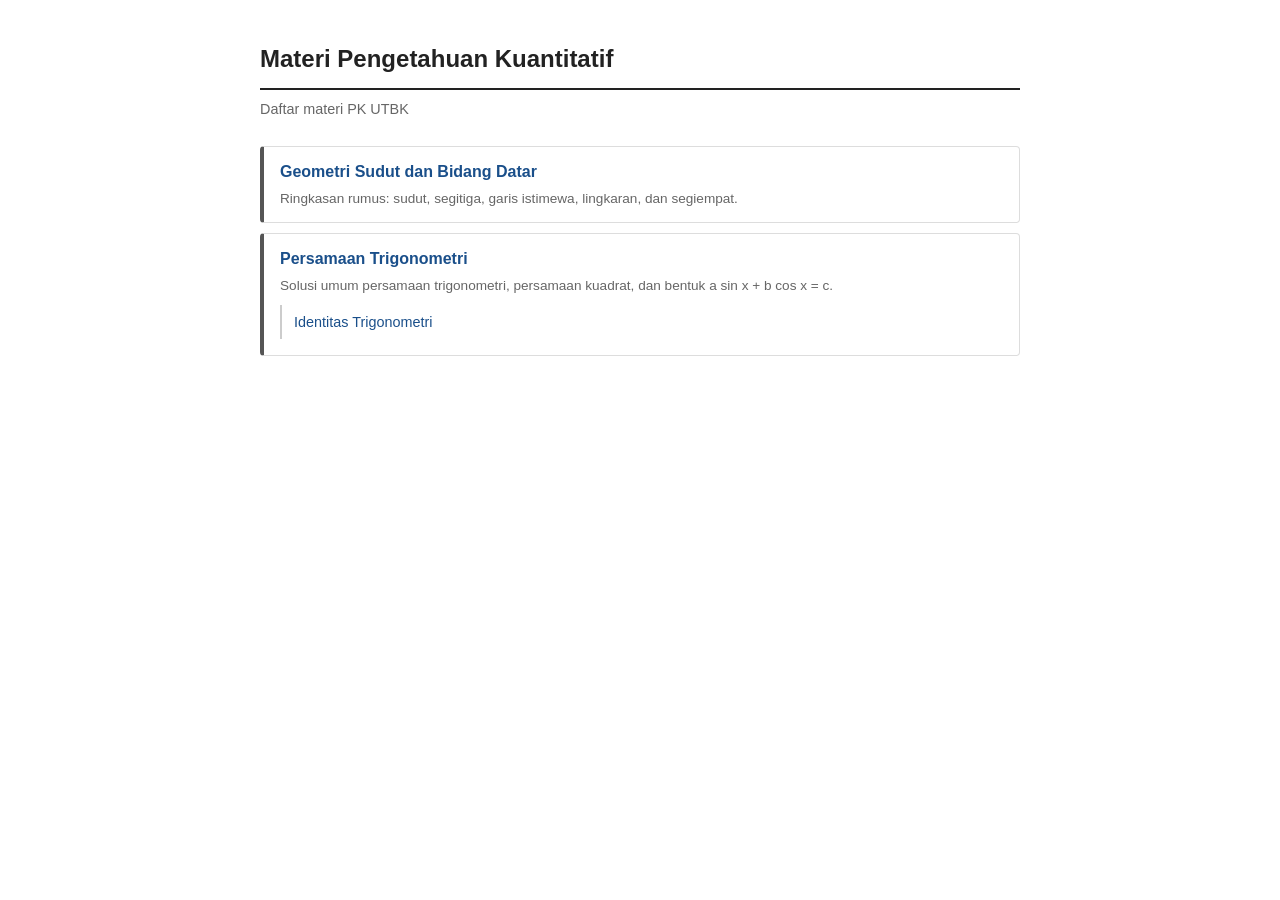
<file: index.html>
<!DOCTYPE html>
<html lang="id">
<head>
<meta charset="UTF-8">
<meta name="viewport" content="width=device-width, initial-scale=1.0">
<title>Materi Pengetahuan Kuantitatif</title>
<link rel="stylesheet" href="css/style.css">
</head>
<body>
<div class="wrap">

  <h1>Materi Pengetahuan Kuantitatif</h1>
  <p class="sub">Daftar materi PK UTBK</p>

  <ul class="materi">
    <li>
      <a href="geometri-sudut-dan-bidang-datar.html">Geometri Sudut dan Bidang Datar</a>
      <p>Ringkasan rumus: sudut, segitiga, garis istimewa, lingkaran, dan segiempat.</p>
    </li>
    <li>
      <a href="persamaan-trigonometri.html">Persamaan Trigonometri</a>
      <p>Solusi umum persamaan trigonometri, persamaan kuadrat, dan bentuk a sin x + b cos x = c.</p>
      <ul class="submateri">
        <li><a href="identitas-trigonometri.html">Identitas Trigonometri</a></li>
      </ul>
    </li>
  </ul>

</div>
</body>
</html>
</file>
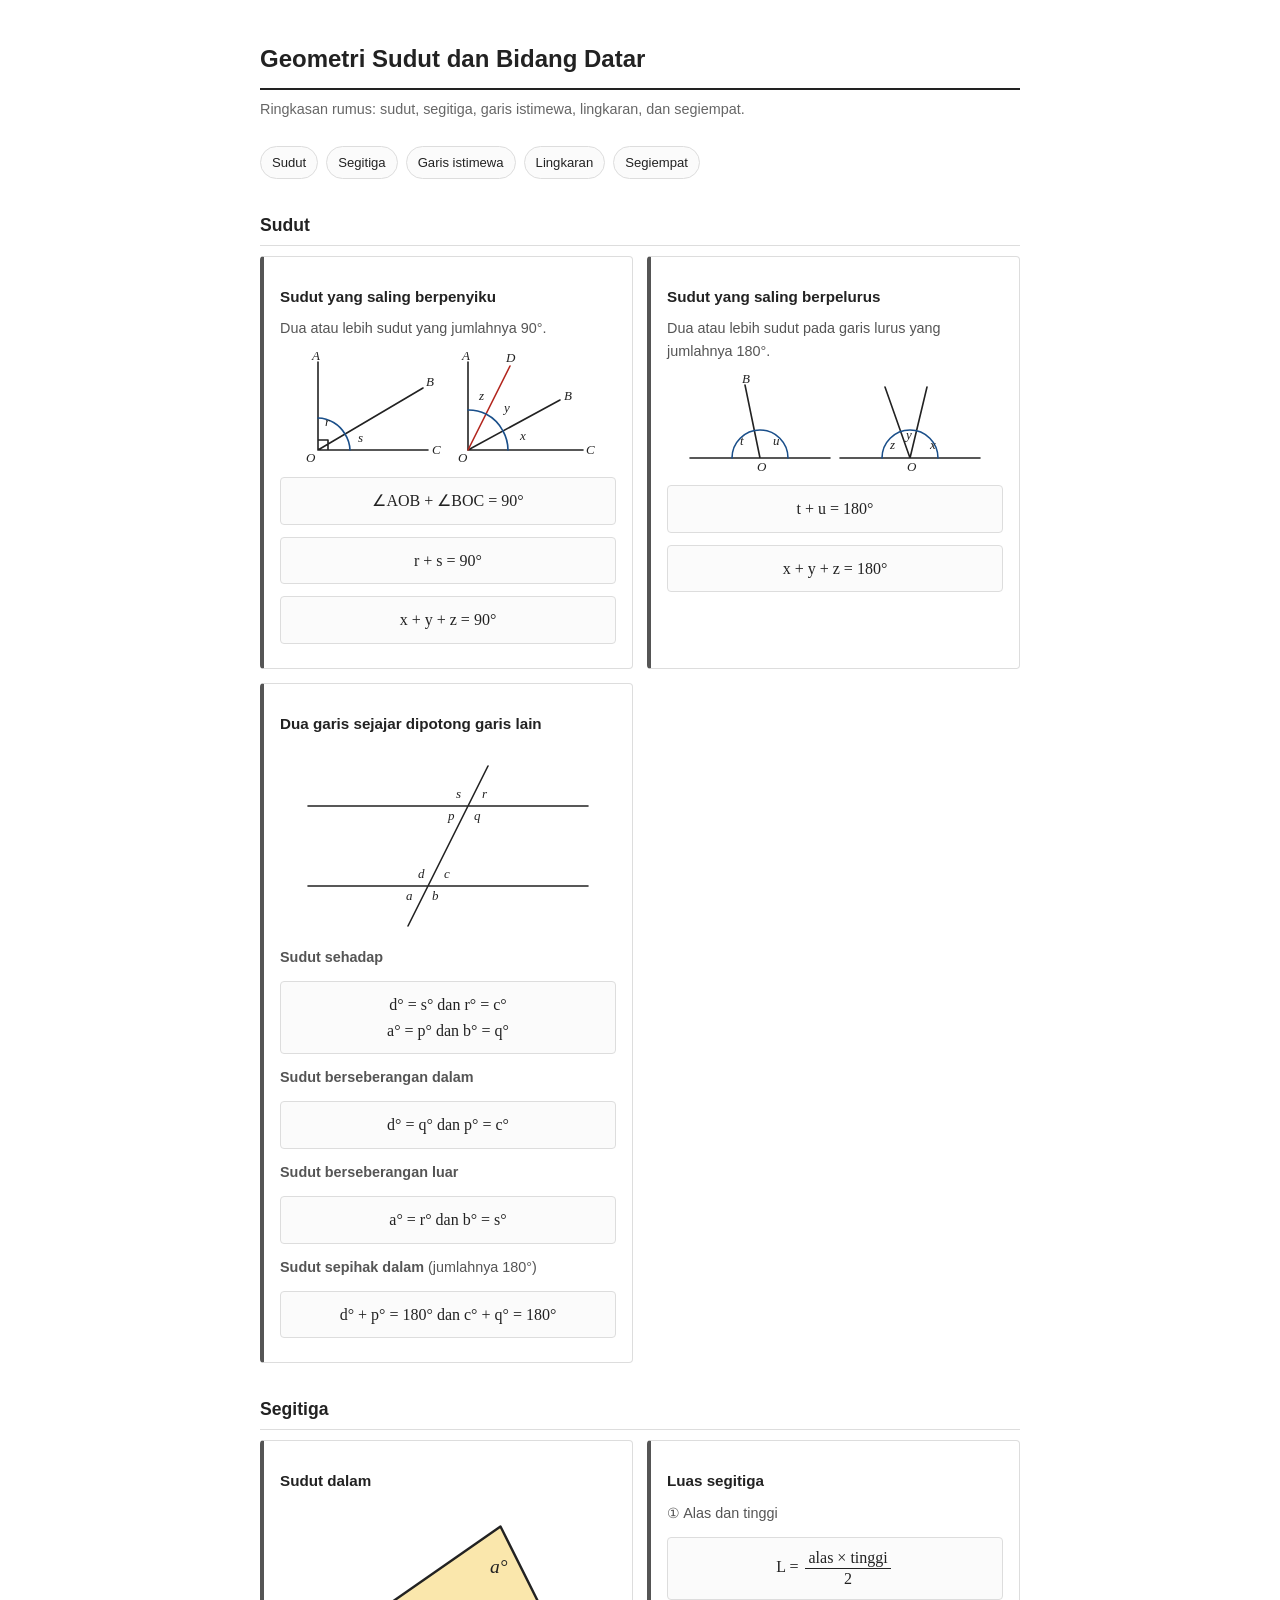
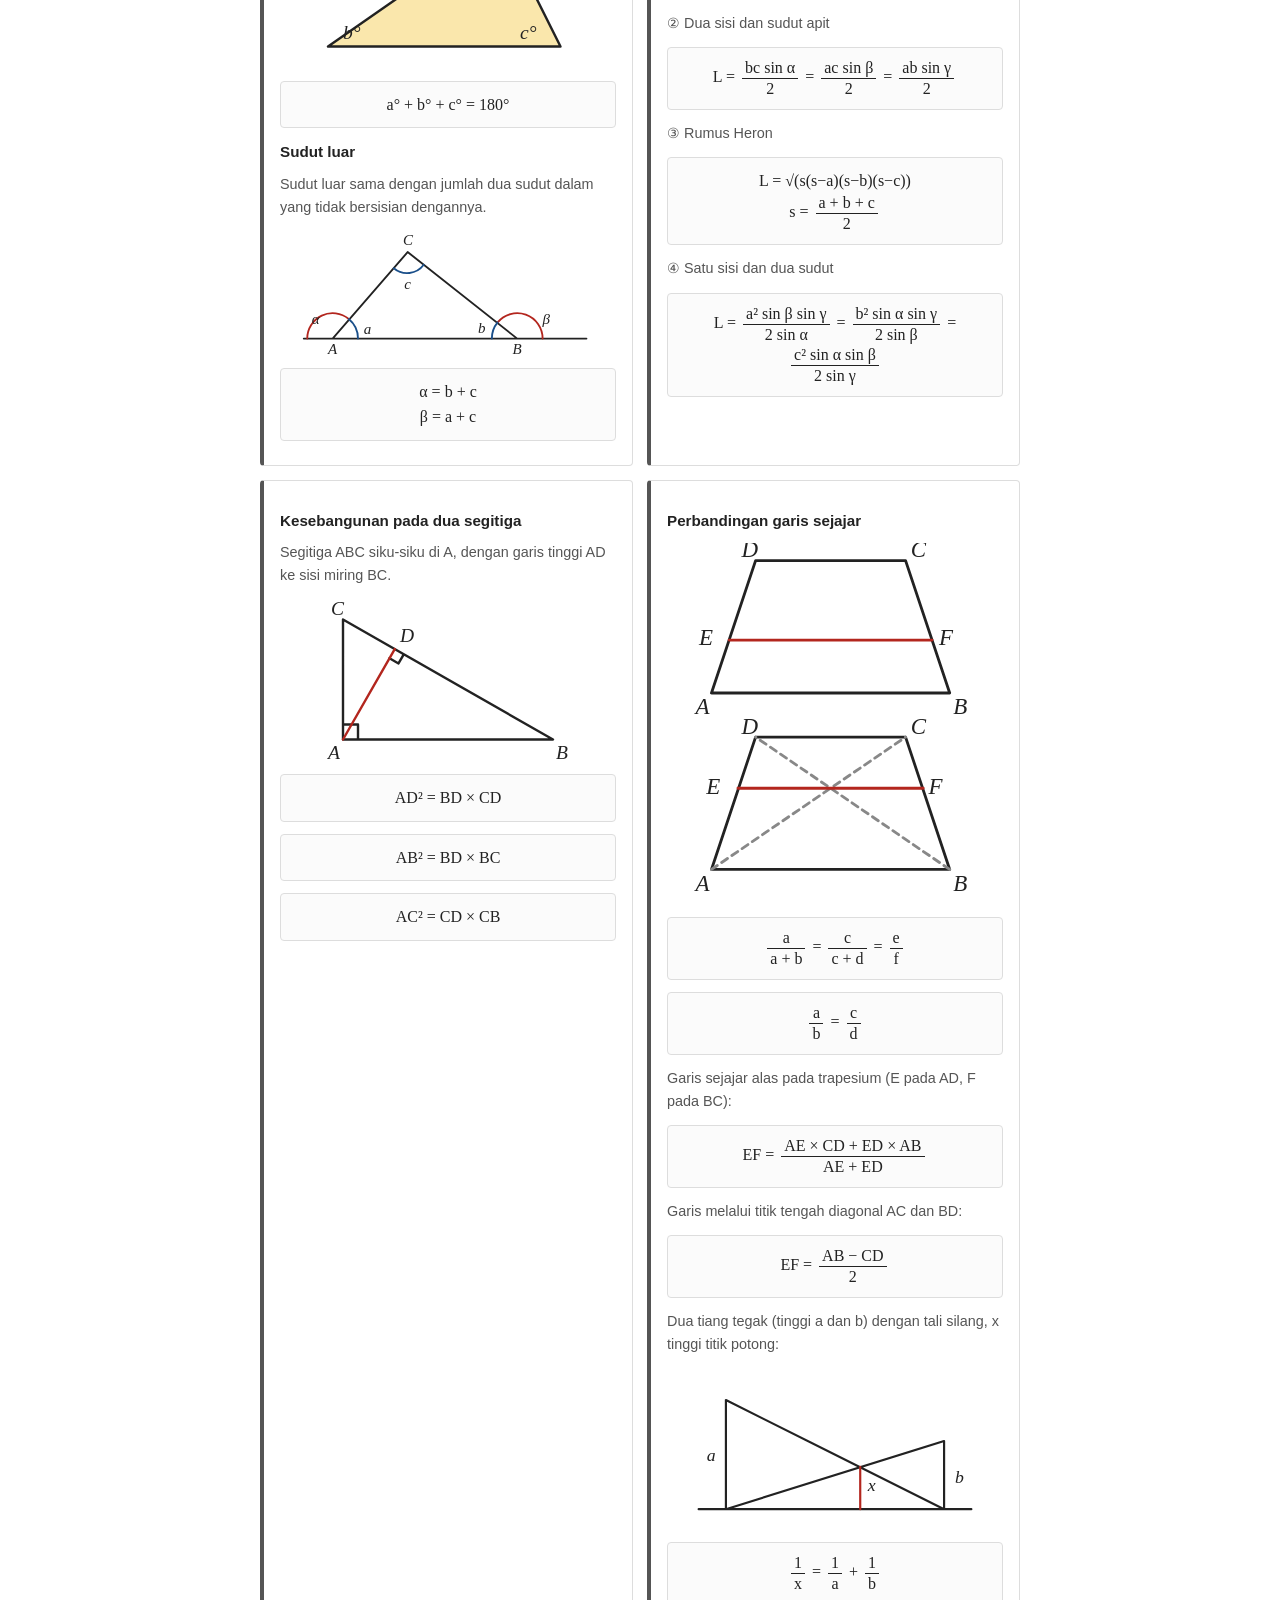
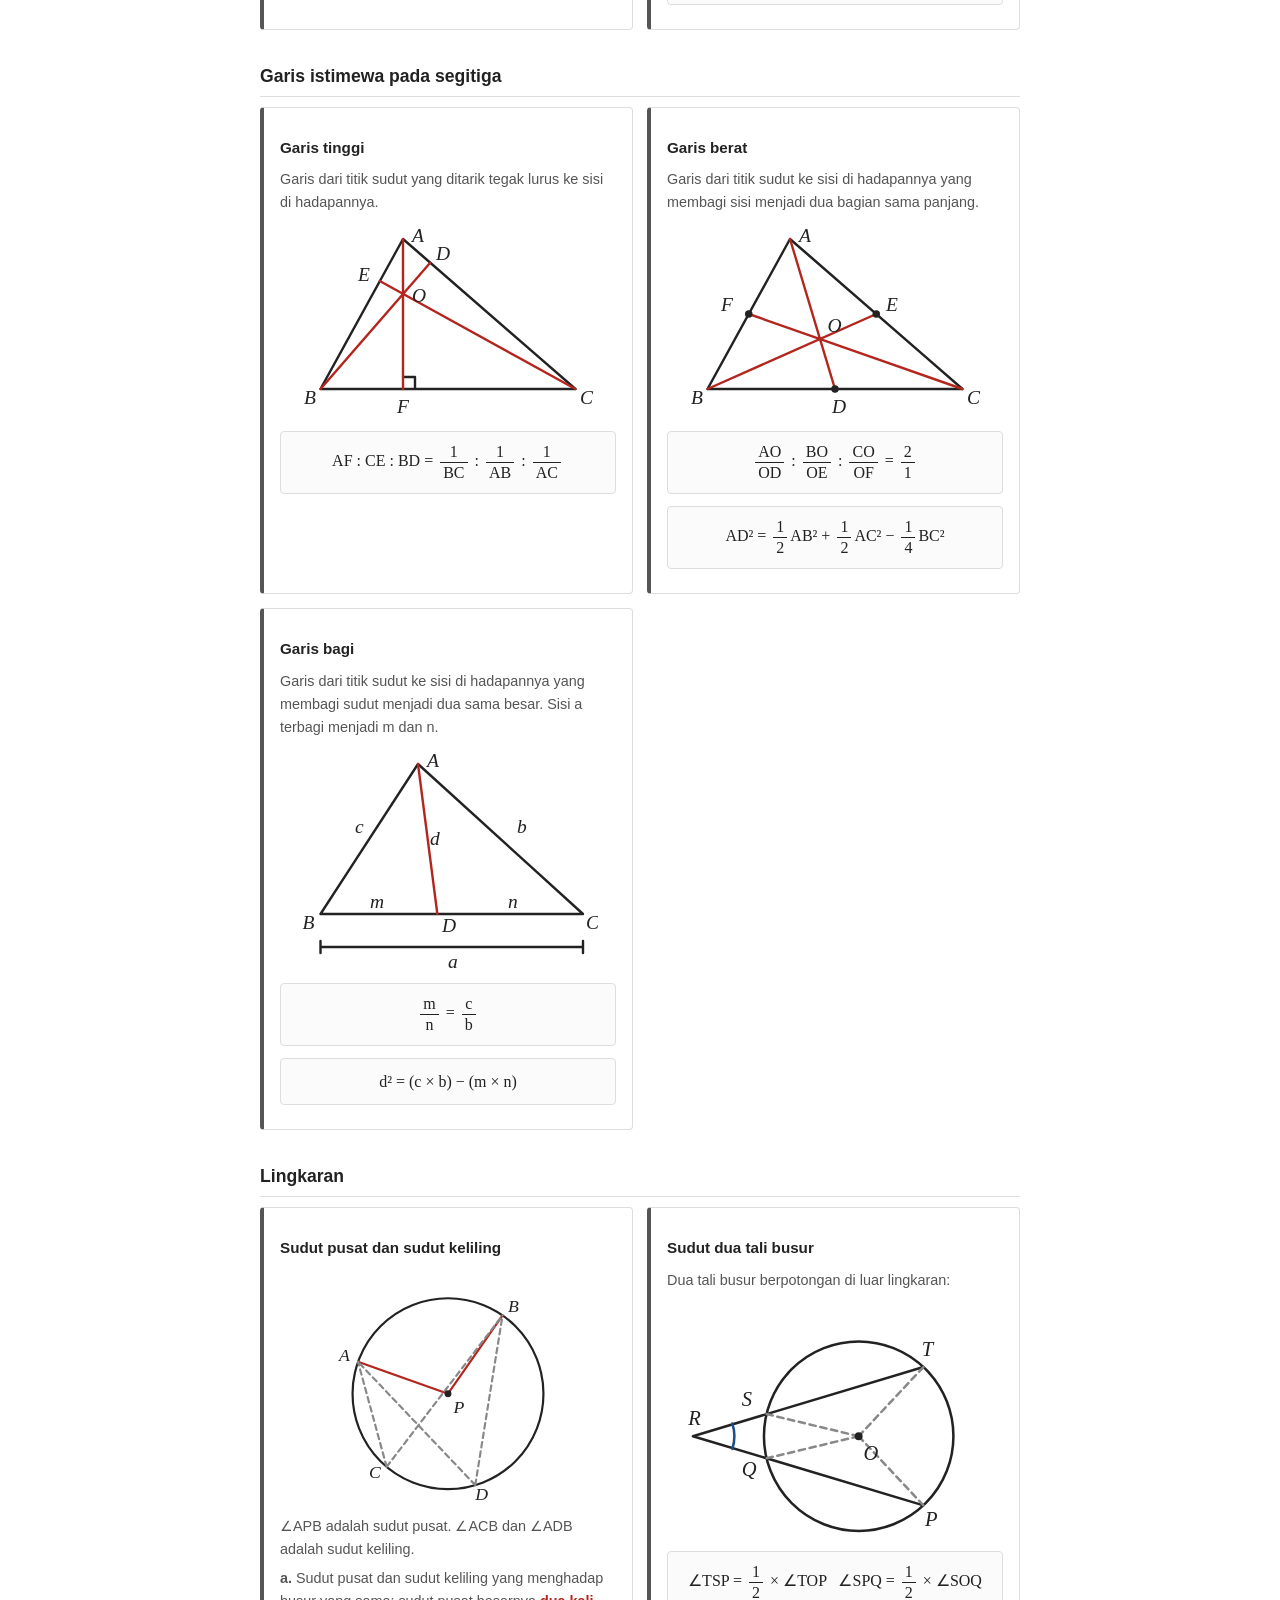
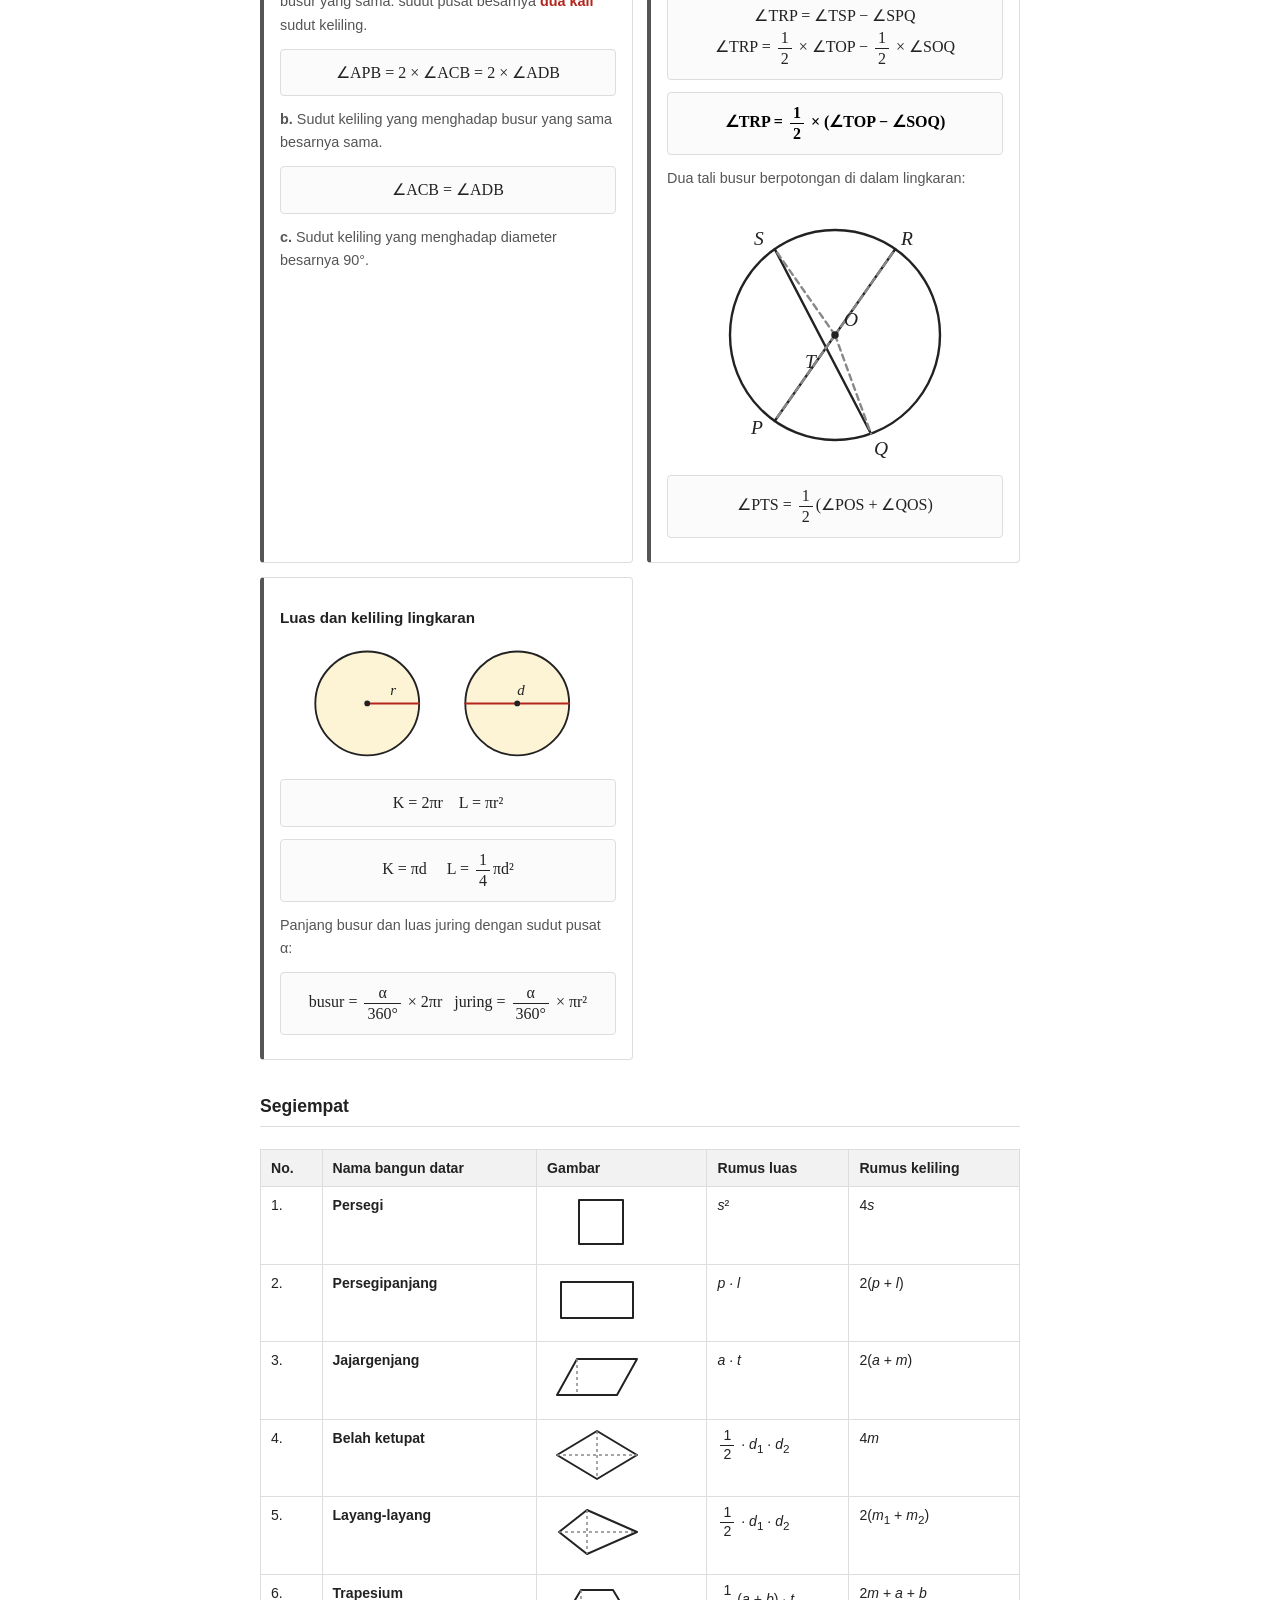
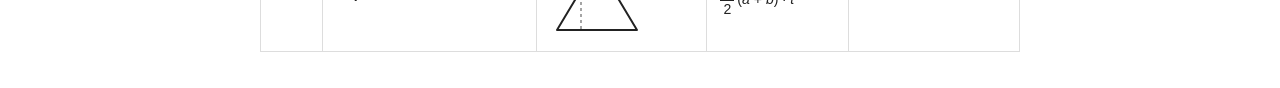
<file: geometri-sudut-dan-bidang-datar.html>
<!DOCTYPE html>
<html lang="id">
<head>
<meta charset="utf-8">
<meta name="viewport" content="width=device-width, initial-scale=1, viewport-fit=cover">
<title>Geometri Sudut dan Bidang Datar</title>
<link rel="stylesheet" href="css/style.css">
</head>
<body>
<main class="wrap">
<h1>Geometri Sudut dan Bidang Datar</h1>
<p class="sub">Ringkasan rumus: sudut, segitiga, garis istimewa, lingkaran, dan segiempat.</p>
<nav><a href="#sudut">Sudut</a><a href="#segitiga">Segitiga</a><a href="#istimewa">Garis istimewa</a><a href="#lingkaran">Lingkaran</a><a href="#segiempat">Segiempat</a></nav>

<h2 id="sudut">Sudut</h2>
<div class="g">
<div class="c"><h3>Sudut yang saling berpenyiku</h3><p>Dua atau lebih sudut yang jumlahnya 90°.</p><svg class="fig" viewBox="0 0 300 115" role="img" aria-label="Sudut saling berpenyiku"><path d="M20 100V12M20 100H130M20 100L125 38M20 90H30V100M170 100V12M170 100H285M170 100L262 50"/><path class="r" d="M170 100L212 16"/><path class="b" d="M20 68A32 32 0 0 1 47 84M52 100A32 32 0 0 0 47 84M170 60A40 40 0 0 1 188 64M188 64A40 40 0 0 1 205 81M205 81A40 40 0 0 1 210 100"/><text x="14" y="10">A</text><text x="128" y="36">B</text><text x="134" y="104">C</text><text x="8" y="112">O</text><text x="27" y="76">r</text><text x="60" y="92">s</text><text x="164" y="10">A</text><text x="208" y="12">D</text><text x="266" y="50">B</text><text x="288" y="104">C</text><text x="160" y="112">O</text><text x="181" y="50">z</text><text x="206" y="62">y</text><text x="222" y="90">x</text></svg>
<div class="fm">∠AOB + ∠BOC = 90°</div><div class="fm">r + s = 90°</div><div class="fm">x + y + z = 90°</div></div>
<div class="c"><h3>Sudut yang saling berpelurus</h3><p>Dua atau lebih sudut pada garis lurus yang jumlahnya 180°.</p><svg class="fig" viewBox="0 0 300 100" role="img" aria-label="Sudut saling berpelurus"><path d="M5 85H145M75 85L60 12M155 85H295M225 85L200 14M225 85L242 14"/><path class="b" d="M47 85A28 28 0 0 1 103 85M197 85A28 28 0 0 1 253 85"/><text x="55" y="72">t</text><text x="88" y="72">u</text><text x="57" y="10">B</text><text x="72" y="98">O</text><text x="205" y="76">z</text><text x="221" y="66">y</text><text x="245" y="76">x</text><text x="222" y="98">O</text></svg>
<div class="fm">t + u = 180°</div><div class="fm">x + y + z = 180°</div></div>
<div class="c"><h3>Dua garis sejajar dipotong garis lain</h3><svg class="fig" viewBox="0 0 300 190" role="img" aria-label="Sudut pada dua garis sejajar"><path d="M10 60H290M10 140H290M110 180L190 20"/><text x="158" y="52">s</text><text x="184" y="52">r</text><text x="150" y="74">p</text><text x="176" y="74">q</text><text x="120" y="132">d</text><text x="146" y="132">c</text><text x="108" y="154">a</text><text x="134" y="154">b</text></svg>
<p><b>Sudut sehadap</b></p><div class="fm">d° = s° dan r° = c°<br>a° = p° dan b° = q°</div>
<p><b>Sudut berseberangan dalam</b></p><div class="fm">d° = q° dan p° = c°</div>
<p><b>Sudut berseberangan luar</b></p><div class="fm">a° = r° dan b° = s°</div>
<p><b>Sudut sepihak dalam</b> (jumlahnya 180°)</p><div class="fm">d° + p° = 180° dan c° + q° = 180°</div></div>
</div>

<h2 id="segitiga">Segitiga</h2>
<div class="g">
<div class="c"><h3>Sudut dalam</h3><svg class="fig" viewBox="0 0 200 110" role="img" aria-label="Sudut dalam segitiga"><polygon fill="#f2c23066" points="20,95 175,95 135,15"/><text x="128" y="46">a°</text><text x="30" y="90">b°</text><text x="148" y="90">c°</text></svg><div class="fm">a° + b° + c° = 180°</div>
<h3 style="margin-top:12px">Sudut luar</h3><p>Sudut luar sama dengan jumlah dua sudut dalam yang tidak bersisian dengannya.</p><svg class="fig" viewBox="0 0 260 110" role="img" aria-label="Sudut luar segitiga"><path d="M5 95H250M30 95L95 20L190 95"/><path class="r" d="M8 95A22 22 0 0 1 44 78M212 95A22 22 0 0 0 173 81"/><path class="b" d="M52 95A22 22 0 0 0 44 78M168 95A22 22 0 0 1 173 81M83 34A18 18 0 0 0 109 31"/><text x="12" y="82">α</text><text x="57" y="91">a</text><text x="212" y="82">β</text><text x="156" y="90">b</text><text x="92" y="52">c</text><text x="26" y="108">A</text><text x="186" y="108">B</text><text x="91" y="14">C</text></svg>
<div class="fm">α = b + c<br>β = a + c</div></div>
<div class="c"><h3>Luas segitiga</h3>
<p>① Alas dan tinggi</p><div class="fm">L = <span class="f"><i>alas × tinggi</i><i>2</i></span></div>
<p>② Dua sisi dan sudut apit</p><div class="fm">L = <span class="f"><i>bc sin α</i><i>2</i></span> = <span class="f"><i>ac sin β</i><i>2</i></span> = <span class="f"><i>ab sin γ</i><i>2</i></span></div>
<p>③ Rumus Heron</p><div class="fm">L = √(s(s−a)(s−b)(s−c))<br>s = <span class="f"><i>a + b + c</i><i>2</i></span></div>
<p>④ Satu sisi dan dua sudut</p><div class="fm">L = <span class="f"><i>a² sin β sin γ</i><i>2 sin α</i></span> = <span class="f"><i>b² sin α sin γ</i><i>2 sin β</i></span> = <span class="f"><i>c² sin α sin β</i><i>2 sin γ</i></span></div></div>
<div class="c"><h3>Kesebangunan pada dua segitiga</h3><p>Segitiga ABC siku-siku di A, dengan garis tinggi AD ke sisi miring BC.</p><svg class="fig" viewBox="0 0 200 110" role="img" aria-label="Kesebangunan pada dua segitiga"><path d="M30 95V15L170 95ZM30 85H40V95M70.5 38.2L67 44.3L61 40.8"/><path class="r" d="M30 95L64.5 34.7"/><text x="20" y="108">A</text><text x="172" y="108">B</text><text x="22" y="12">C</text><text x="68" y="30">D</text></svg>
<div class="fm">AD² = BD × CD</div><div class="fm">AB² = BD × BC</div><div class="fm">AC² = CD × CB</div></div>
<div class="c"><h3>Perbandingan garis sejajar</h3><svg class="fig" viewBox="0 0 170 205" role="img" aria-label="Perbandingan garis sejajar"><path d="M15 85H150L125 10H40ZM15 185H150L125 110H40Z"/><path class="d" d="M15 185L125 110M150 185L40 110"/><path class="r" d="M25 55H140M30 139H135"/><text x="32" y="8">D</text><text x="128" y="8">C</text><text x="6" y="97">A</text><text x="152" y="97">B</text><text x="8" y="58">E</text><text x="144" y="58">F</text><text x="32" y="108">D</text><text x="128" y="108">C</text><text x="6" y="197">A</text><text x="152" y="197">B</text><text x="12" y="142">E</text><text x="138" y="142">F</text></svg>
<div class="fm"><span class="f"><i>a</i><i>a + b</i></span> = <span class="f"><i>c</i><i>c + d</i></span> = <span class="f"><i>e</i><i>f</i></span></div>
<div class="fm"><span class="f"><i>a</i><i>b</i></span> = <span class="f"><i>c</i><i>d</i></span></div>
<p>Garis sejajar alas pada trapesium (E pada AD, F pada BC):</p>
<div class="fm">EF = <span class="f"><i>AE × CD + ED × AB</i><i>AE + ED</i></span></div>
<p>Garis melalui titik tengah diagonal AC dan BD:</p>
<div class="fm">EF = <span class="f"><i>AB − CD</i><i>2</i></span></div>
<p>Dua tiang tegak (tinggi a dan b) dengan tali silang, x tinggi titik potong:</p><svg class="fig" viewBox="0 0 220 120" role="img" aria-label="Dua tiang dan tali silang"><path d="M10 105H210M30 105V25M190 105V55M30 25L190 105M190 55L30 105"/><path class="r" d="M128.5 74V105"/><text x="16" y="70">a</text><text x="198" y="86">b</text><text x="134" y="92">x</text></svg>
<div class="fm"><span class="f"><i>1</i><i>x</i></span> = <span class="f"><i>1</i><i>a</i></span> + <span class="f"><i>1</i><i>b</i></span></div></div>
</div>

<h2 id="istimewa">Garis istimewa pada segitiga</h2>
<div class="g">
<div class="c"><h3>Garis tinggi</h3><p>Garis dari titik sudut yang ditarik tegak lurus ke sisi di hadapannya.</p><svg class="fig" viewBox="0 0 200 130" role="img" aria-label="Garis tinggi segitiga"><path d="M70 10L15 110H185ZM70 102H78V110"/><path class="r" d="M70 10V110M15 110L88 26M185 110L54.5 38"/><text x="76" y="12">A</text><text x="4" y="120">B</text><text x="188" y="120">C</text><text x="92" y="24">D</text><text x="40" y="38">E</text><text x="66" y="126">F</text><text x="76" y="52">O</text></svg>
<div class="fm">AF : CE : BD = <span class="f"><i>1</i><i>BC</i></span> : <span class="f"><i>1</i><i>AB</i></span> : <span class="f"><i>1</i><i>AC</i></span></div></div>
<div class="c"><h3>Garis berat</h3><p>Garis dari titik sudut ke sisi di hadapannya yang membagi sisi menjadi dua bagian sama panjang.</p><svg class="fig" viewBox="0 0 200 130" role="img" aria-label="Garis berat segitiga"><path d="M70 10L15 110H185Z"/><path class="r" d="M70 10L100 110M15 110L127.5 60M185 110L42.5 60"/><circle class="p" cx="100" cy="110" r="2.5"/><circle class="p" cx="127.5" cy="60" r="2.5"/><circle class="p" cx="42.5" cy="60" r="2.5"/><text x="76" y="12">A</text><text x="4" y="120">B</text><text x="188" y="120">C</text><text x="98" y="126">D</text><text x="134" y="58">E</text><text x="24" y="58">F</text><text x="95" y="72">O</text></svg>
<div class="fm"><span class="f"><i>AO</i><i>OD</i></span> : <span class="f"><i>BO</i><i>OE</i></span> : <span class="f"><i>CO</i><i>OF</i></span> = <span class="f"><i>2</i><i>1</i></span></div>
<div class="fm">AD² = <span class="f"><i>1</i><i>2</i></span>AB² + <span class="f"><i>1</i><i>2</i></span>AC² − <span class="f"><i>1</i><i>4</i></span>BC²</div></div>
<div class="c"><h3>Garis bagi</h3><p>Garis dari titik sudut ke sisi di hadapannya yang membagi sudut menjadi dua sama besar. Sisi a terbagi menjadi m dan n.</p><svg class="fig" viewBox="0 0 200 148" role="img" aria-label="Garis bagi segitiga"><path d="M80 10L15 110H190ZM15 132H190M15 128V136M190 128V136"/><path class="r" d="M80 10L92.9 110"/><text x="86" y="12">A</text><text x="3" y="120">B</text><text x="192" y="120">C</text><text x="96" y="122">D</text><text x="48" y="106">m</text><text x="140" y="106">n</text><text x="100" y="146">a</text><text x="38" y="56">c</text><text x="146" y="56">b</text><text x="88" y="64">d</text></svg>
<div class="fm"><span class="f"><i>m</i><i>n</i></span> = <span class="f"><i>c</i><i>b</i></span></div>
<div class="fm">d² = (c × b) − (m × n)</div></div>
</div>

<h2 id="lingkaran">Lingkaran</h2>
<div class="g">
<div class="c"><h3>Sudut pusat dan sudut keliling</h3><svg class="fig" viewBox="0 0 220 172" role="img" aria-label="Sudut pusat dan sudut keliling"><circle cx="110" cy="90" r="70"/><path class="r" d="M110 90L44 66.6M110 90L150 32.5"/><path class="d" d="M65 143.6L44 66.6M65 143.6L150 32.5M130 157L44 66.6M130 157L150 32.5"/><circle class="p" cx="110" cy="90" r="2.5"/><text x="30" y="66">A</text><text x="154" y="30">B</text><text x="52" y="152">C</text><text x="130" y="168">D</text><text x="114" y="104">P</text></svg><p>∠APB adalah sudut pusat. ∠ACB dan ∠ADB adalah sudut keliling.</p>
<p><b>a.</b> Sudut pusat dan sudut keliling yang menghadap busur yang sama: sudut pusat besarnya <b style="color:#b3261e">dua kali</b> sudut keliling.</p>
<div class="fm">∠APB = 2 × ∠ACB = 2 × ∠ADB</div>
<p><b>b.</b> Sudut keliling yang menghadap busur yang sama besarnya sama.</p>
<div class="fm">∠ACB = ∠ADB</div>
<p><b>c.</b> Sudut keliling yang menghadap diameter besarnya 90°.</p></div>
<div class="c"><h3>Sudut dua tali busur</h3><p>Dua tali busur berpotongan di luar lingkaran:</p><svg class="fig" viewBox="0 0 190 150" role="img" aria-label="Sudut dua tali busur di luar lingkaran"><circle cx="110" cy="85" r="60"/><path d="M5 85L151 41.2M5 85L151 128.8"/><path class="d" d="M110 85L151 41.2M110 85L151 128.8M110 85L51.7 71M110 85L51.7 99"/><path class="b" d="M30 77A26 26 0 0 1 30 93"/><circle class="p" cx="110" cy="85" r="2.5"/><text x="2" y="78">R</text><text x="36" y="66">S</text><text x="36" y="110">Q</text><text x="150" y="34">T</text><text x="152" y="142">P</text><text x="113" y="100">O</text></svg>
<div class="fm">∠TSP = <span class="f"><i>1</i><i>2</i></span> × ∠TOP &nbsp; ∠SPQ = <span class="f"><i>1</i><i>2</i></span> × ∠SOQ<br>∠TRP = ∠TSP − ∠SPQ<br>∠TRP = <span class="f"><i>1</i><i>2</i></span> × ∠TOP − <span class="f"><i>1</i><i>2</i></span> × ∠SOQ</div>
<div class="fm"><b>∠TRP = <span class="f"><i>1</i><i>2</i></span> × (∠TOP − ∠SOQ)</b></div>
<p>Dua tali busur berpotongan di dalam lingkaran:</p><svg class="fig" viewBox="0 0 200 175" role="img" aria-label="Sudut dua tali busur di dalam lingkaran"><circle cx="100" cy="90" r="70"/><path d="M59.8 32.7L124 155.8M140.2 32.7L59.8 147.3"/><path class="d" d="M100 90L59.8 147.3M100 90L59.8 32.7M100 90L124 155.8M100 90L140.2 32.7"/><circle class="p" cx="100" cy="90" r="2.5"/><text x="46" y="30">S</text><text x="144" y="30">R</text><text x="44" y="156">P</text><text x="126" y="170">Q</text><text x="80" y="112">T</text><text x="106" y="84">O</text></svg>
<div class="fm">∠PTS = <span class="f"><i>1</i><i>2</i></span>(∠POS + ∠QOS)</div></div>
<div class="c"><h3>Luas dan keliling lingkaran</h3><svg class="fig" viewBox="0 0 260 110" role="img" aria-label="Luas dan keliling lingkaran"><circle fill="#f2c23033" cx="60" cy="55" r="45"/><circle fill="#f2c23033" cx="190" cy="55" r="45"/><path class="r" d="M60 55H105M145 55H235"/><circle class="p" cx="60" cy="55" r="2.5"/><circle class="p" cx="190" cy="55" r="2.5"/><text x="80" y="48">r</text><text x="190" y="48">d</text></svg>
<div class="fm">K = 2πr &nbsp;&nbsp; L = πr²</div>
<div class="fm">K = πd &nbsp;&nbsp;&nbsp; L = <span class="f"><i>1</i><i>4</i></span>πd²</div>
<p>Panjang busur dan luas juring dengan sudut pusat α:</p>
<div class="fm">busur = <span class="f"><i>α</i><i>360°</i></span> × 2πr &nbsp; juring = <span class="f"><i>α</i><i>360°</i></span> × πr²</div></div>
</div>

<h2 id="segiempat">Segiempat</h2>
<div class="w"><table>
<thead><tr><th>No.</th><th>Nama bangun datar</th><th>Gambar</th><th>Rumus luas</th><th>Rumus keliling</th></tr></thead>
<tbody>
<tr><td>1.</td><td>Persegi</td><td><svg viewBox="0 0 100 56" role="img" aria-label="Persegi"><rect x="32" y="6" width="44" height="44"/></svg></td><td><i>s</i>²</td><td>4<i>s</i></td></tr>
<tr><td>2.</td><td>Persegipanjang</td><td><svg viewBox="0 0 100 56" role="img" aria-label="Persegipanjang"><rect x="14" y="10" width="72" height="36"/></svg></td><td><i>p</i> · <i>l</i></td><td>2(<i>p</i> + <i>l</i>)</td></tr>
<tr><td>3.</td><td>Jajargenjang</td><td><svg viewBox="0 0 100 56" role="img" aria-label="Jajargenjang"><polygon points="30,10 90,10 70,46 10,46"/><line class="d" x1="30" y1="10" x2="30" y2="46"/></svg></td><td><i>a</i> · <i>t</i></td><td>2(<i>a</i> + <i>m</i>)</td></tr>
<tr><td>4.</td><td>Belah ketupat</td><td><svg viewBox="0 0 100 56" role="img" aria-label="Belah ketupat"><polygon points="50,4 90,28 50,52 10,28"/><path class="d" d="M10 28H90M50 4V52"/></svg></td><td><span class="f"><i>1</i><i>2</i></span> · <i>d</i><sub>1</sub> · <i>d</i><sub>2</sub></td><td>4<i>m</i></td></tr>
<tr><td>5.</td><td>Layang-layang</td><td><svg viewBox="0 0 100 56" role="img" aria-label="Layang-layang"><polygon points="12,28 40,6 90,28 40,50"/><path class="d" d="M12 28H90M40 6V50"/></svg></td><td><span class="f"><i>1</i><i>2</i></span> · <i>d</i><sub>1</sub> · <i>d</i><sub>2</sub></td><td>2(<i>m</i><sub>1</sub> + <i>m</i><sub>2</sub>)</td></tr>
<tr><td>6.</td><td>Trapesium</td><td><svg viewBox="0 0 100 56" role="img" aria-label="Trapesium"><polygon points="34,8 66,8 90,48 10,48"/><line class="d" x1="34" y1="8" x2="34" y2="48"/></svg></td><td><span class="f"><i>1</i><i>2</i></span>(<i>a</i> + <i>b</i>) · <i>t</i></td><td>2<i>m</i> + <i>a</i> + <i>b</i></td></tr>
</tbody></table></div>
</main>
</body>
</html>
</file>
<file: css/style.css>
body {
  font-family: Arial, Helvetica, sans-serif;
  background: #fff;
  color: #222;
  line-height: 1.6;
  margin: 0;
  padding: 24px;
}

.wrap,
main {
  max-width: 760px;
  margin: 0 auto;
  display: block;
}

h1 {
  font-size: 1.5rem;
  border-bottom: 2px solid #222;
  padding-bottom: 10px;
  margin-bottom: 8px;
}

.sub {
  color: #666;
  font-size: .9rem;
  margin-bottom: 24px;
}

h2 {
  font-size: 1.1rem;
  margin: 32px 0 10px;
  padding-bottom: 6px;
  border-bottom: 1px solid #ddd;
}

h3 {
  font-size: .95rem;
  margin: 16px 0 8px;
}

p { margin: 6px 0; }

a { color: #1a4f8a; }

/* Daftar materi (index) */
.materi {
  list-style: none;
  padding-left: 0;
  margin: 16px 0;
}

.materi li {
  border: 1px solid #ddd;
  border-left: 4px solid #555;
  border-radius: 4px;
  padding: 12px 16px;
  margin-bottom: 10px;
}

.materi li a {
  font-weight: bold;
  font-size: 1rem;
  text-decoration: none;
}

.materi li a:hover { text-decoration: underline; }

.materi li p {
  color: #666;
  font-size: .85rem;
  margin: 4px 0 0;
}

.submateri {
  list-style: none;
  padding-left: 0;
  margin: 8px 0 0;
}

.submateri li {
  border: none;
  border-left: 2px solid #ccc;
  border-radius: 0;
  padding: 4px 0 4px 12px;
  margin: 0 0 4px;
}

.submateri li a {
  font-weight: normal;
  font-size: .9rem;
}

/* Navigasi bagian */
nav {
  display: flex;
  flex-wrap: wrap;
  gap: 8px;
  margin-bottom: 24px;
}

nav a {
  font-size: .82rem;
  color: #222;
  text-decoration: none;
  border: 1px solid #ddd;
  background: #fbfbfb;
  padding: 5px 11px;
  border-radius: 999px;
}

nav a:hover { background: #f0f0f0; }

/* Kotak rumus / premis */
.premis,
.fm {
  background: #f7f7f7;
  border: 1px solid #ddd;
  border-radius: 4px;
  padding: 12px 16px;
  margin: 12px 0;
  font-size: .9rem;
  overflow-x: auto;
}

.fm {
  text-align: center;
  font-family: "Cambria Math", Georgia, serif;
  font-size: 1rem;
  background: #fbfbfb;
  padding: 10px 14px;
}

.fm b { color: #000; }

/* Kartu materi */
.g {
  display: grid;
  grid-template-columns: repeat(auto-fit, minmax(280px, 1fr));
  gap: 14px;
}

.c {
  border: 1px solid #ddd;
  border-left: 4px solid #555;
  border-radius: 4px;
  padding: 12px 16px;
}

.c p {
  color: #555;
  font-size: .9rem;
}

/* Pecahan */
.f {
  display: inline-flex;
  flex-direction: column;
  vertical-align: middle;
  text-align: center;
  margin: 0 3px;
  line-height: 1.25;
}

.f > i {
  font-style: normal;
  padding: 0 3px;
}

.f > i:first-child {
  border-bottom: 1.5px solid currentColor;
}

/* Tabel */
.w { overflow-x: auto; }

table {
  width: 100%;
  border-collapse: collapse;
  font-size: .88rem;
  margin: 12px 0;
}

th, td {
  border: 1px solid #ddd;
  padding: 7px 10px;
  text-align: left;
  vertical-align: top;
}

th { background: #f2f2f2; }

td:nth-child(2) { font-weight: bold; }

/* Gambar / SVG */
svg { max-width: 100%; height: auto; }

svg.fig {
  display: block;
  width: 100%;
  max-width: 300px;
  height: auto;
  margin: 10px auto;
  fill: none;
  stroke: currentColor;
  stroke-width: 1.6;
  stroke-linejoin: round;
  stroke-linecap: round;
}

svg.fig text {
  fill: currentColor;
  stroke: none;
  font: italic 13px Georgia, serif;
}

svg.fig .r { stroke: #b3261e; }
svg.fig .b { stroke: #1a4f8a; }
svg.fig .d { stroke: #888; stroke-dasharray: 4 3; }
svg.fig .p { fill: currentColor; stroke: none; }

td svg {
  width: 100px;
  height: 56px;
  fill: none;
  stroke: currentColor;
  stroke-width: 2;
  stroke-linejoin: round;
}

td svg .d { stroke: #888; stroke-width: 1.5; stroke-dasharray: 3 3; }

footer {
  text-align: center;
  color: #999;
  font-size: .8rem;
  margin-top: 32px;
  border-top: 1px solid #eee;
  padding-top: 14px;
}
</file>
